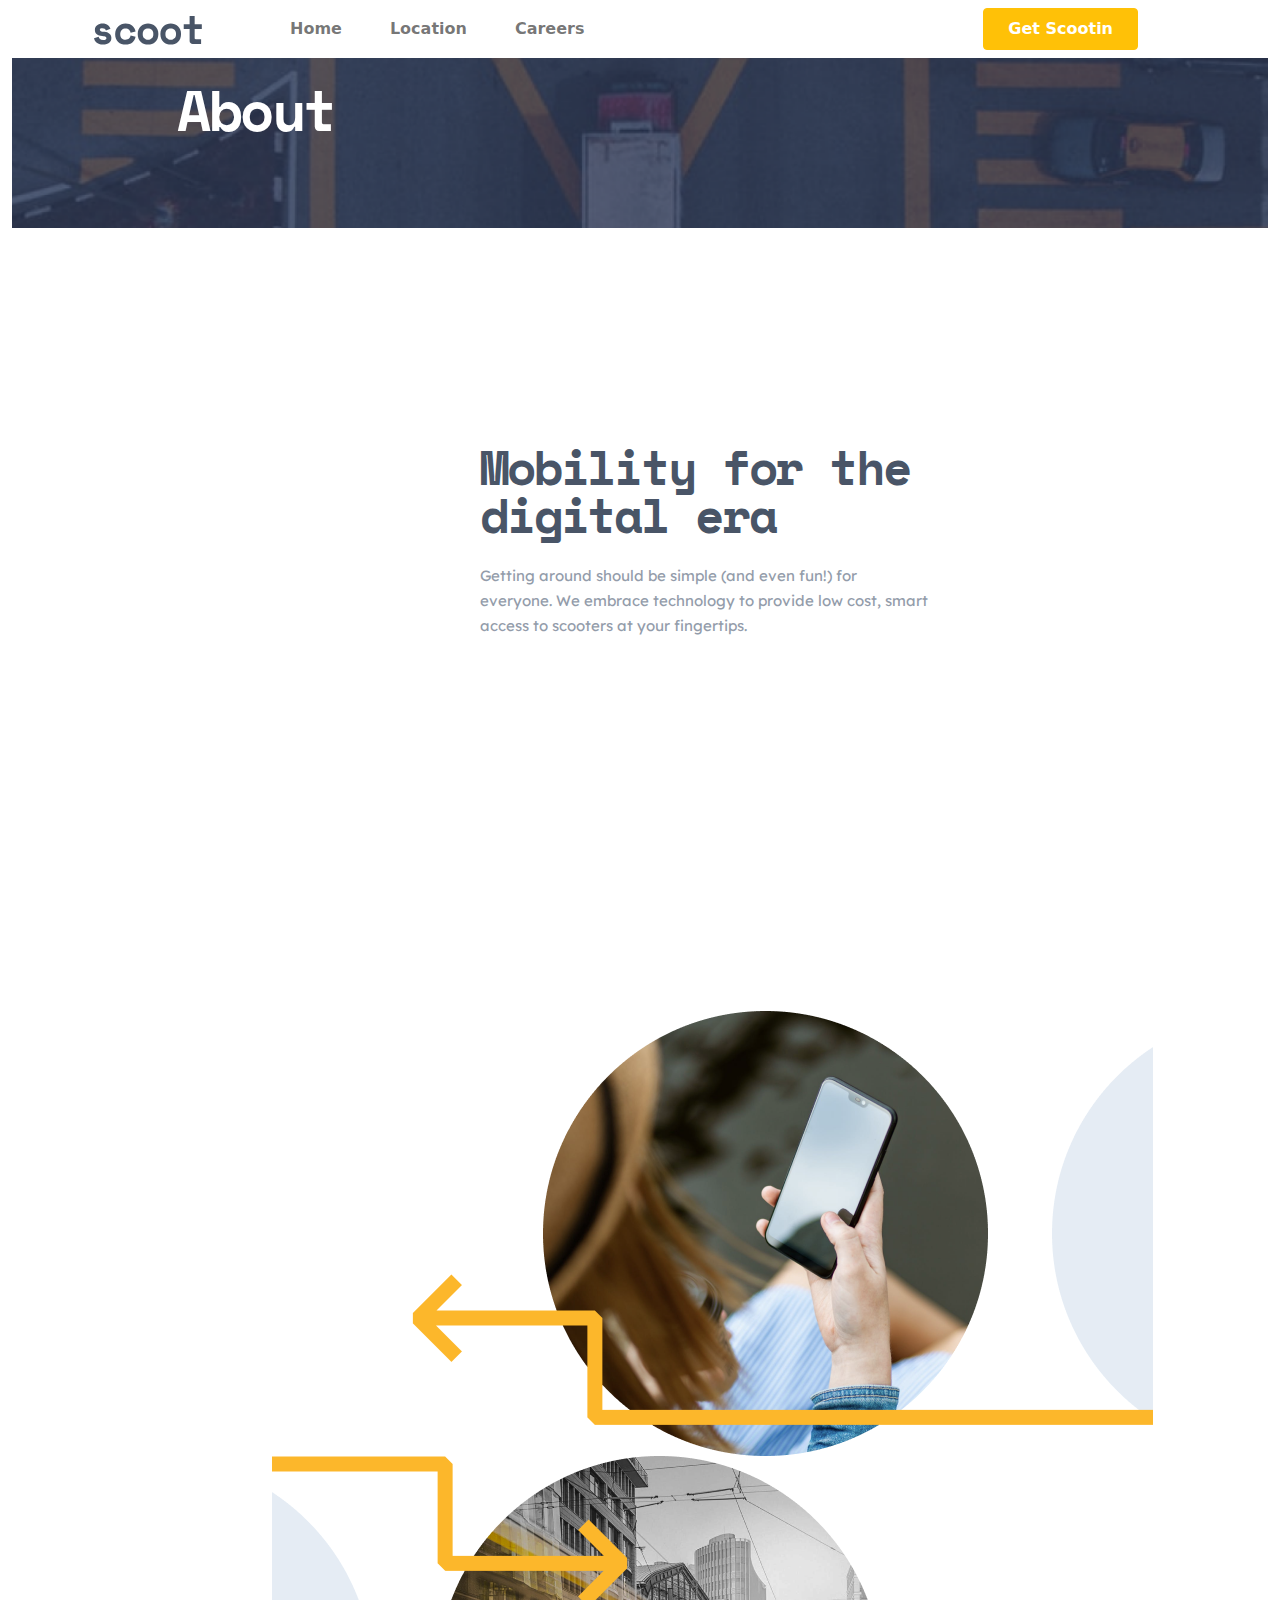
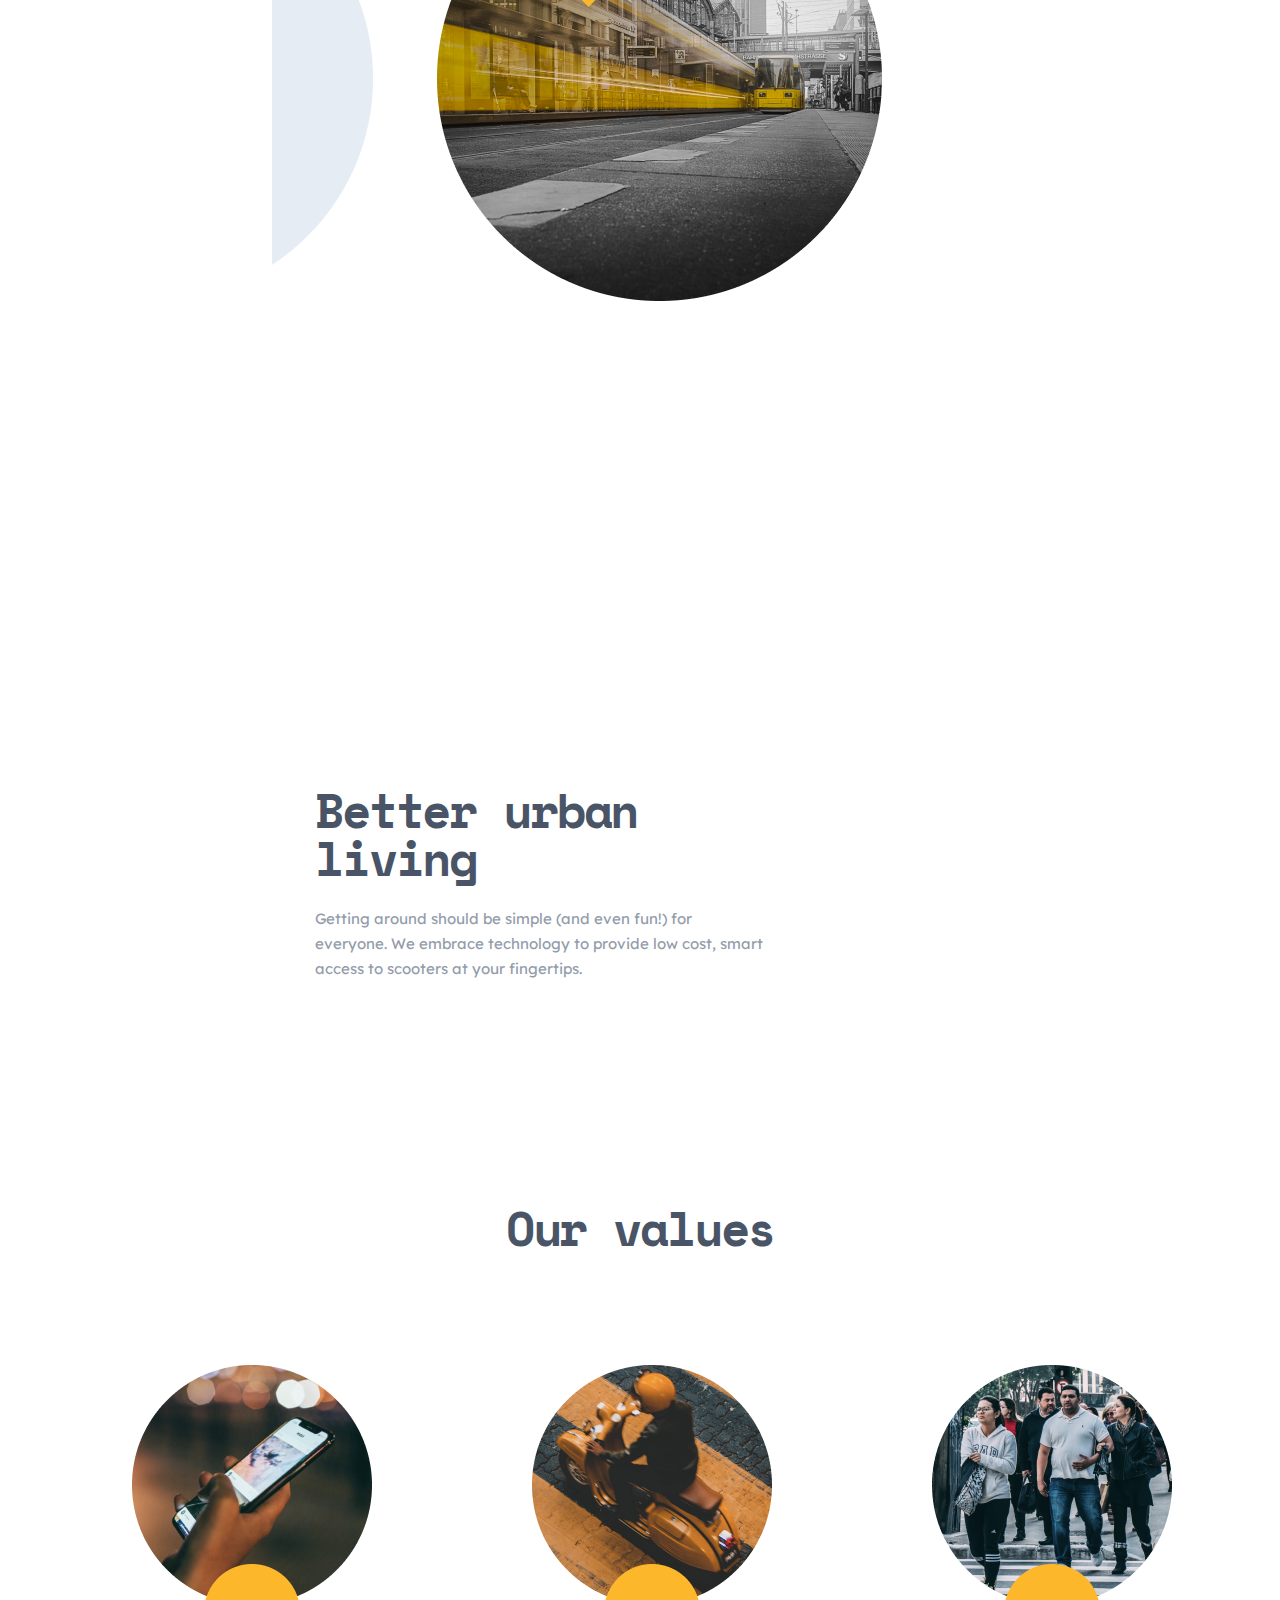
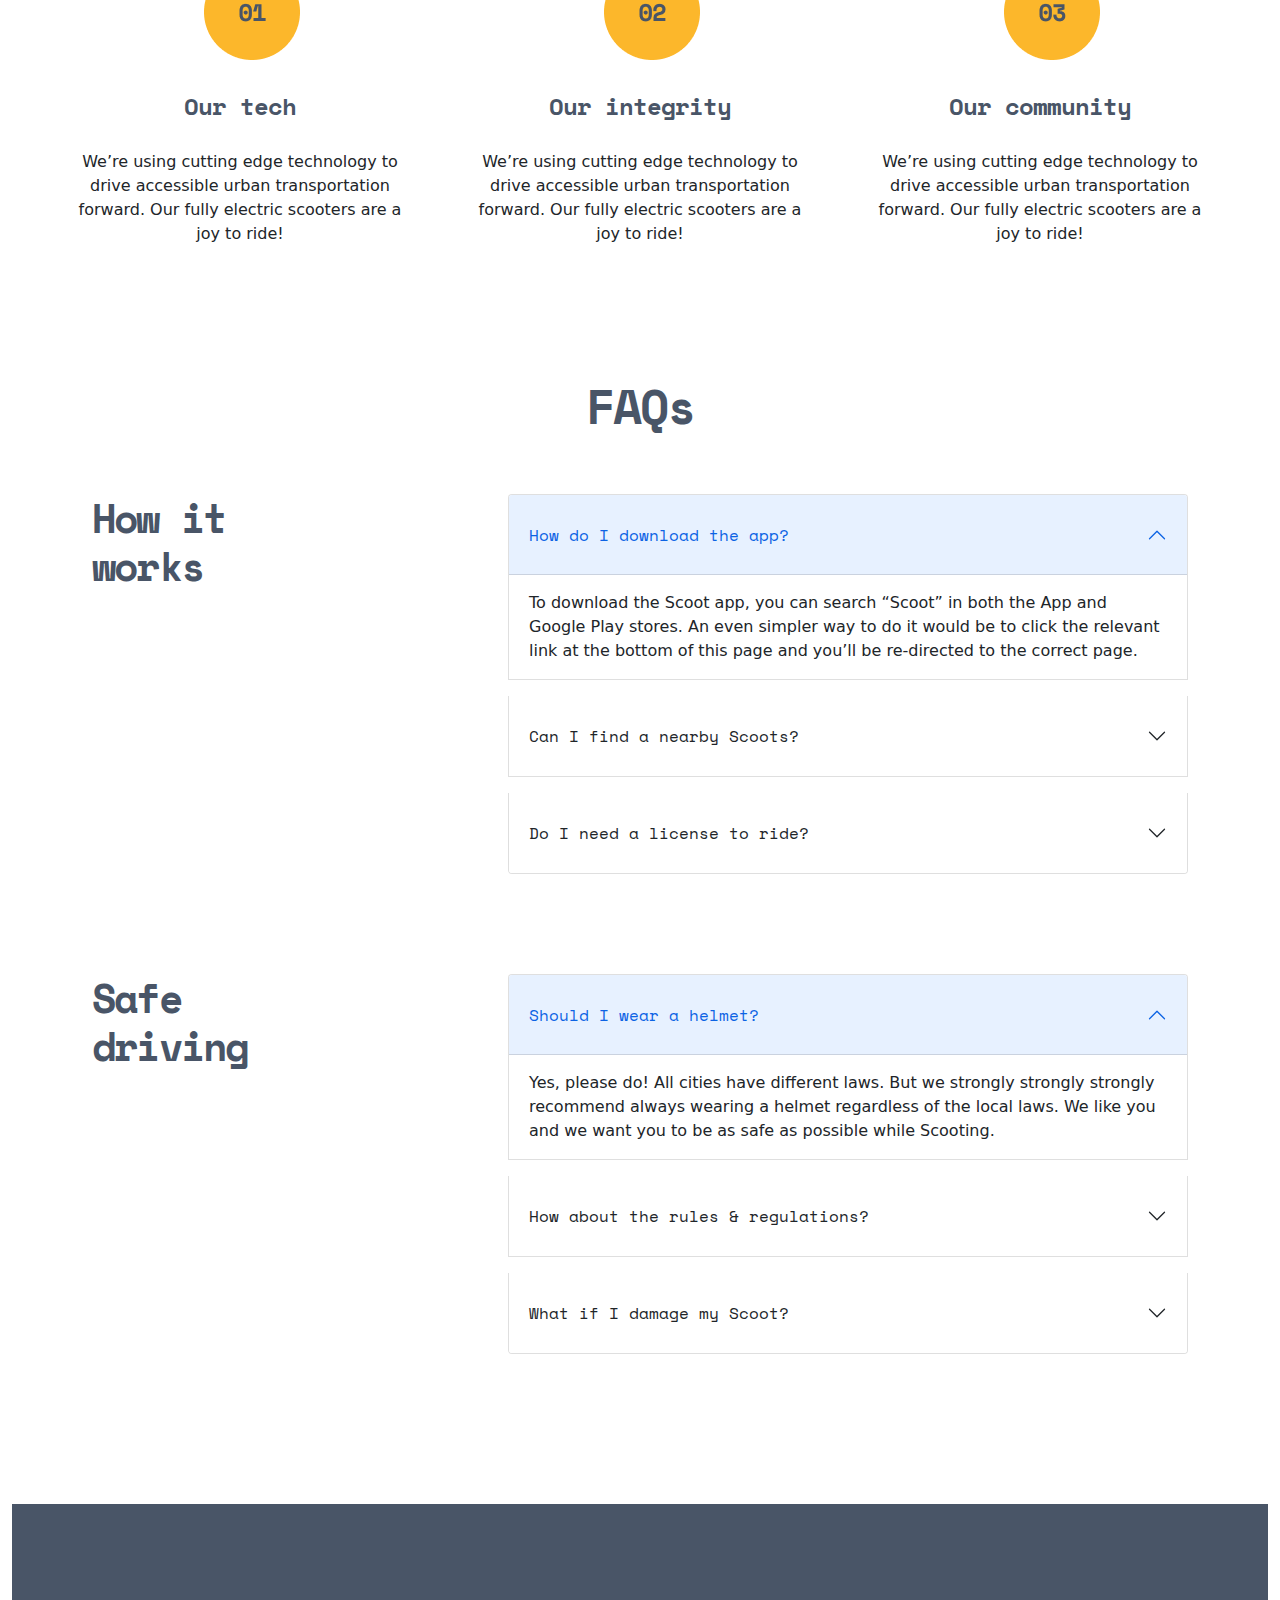
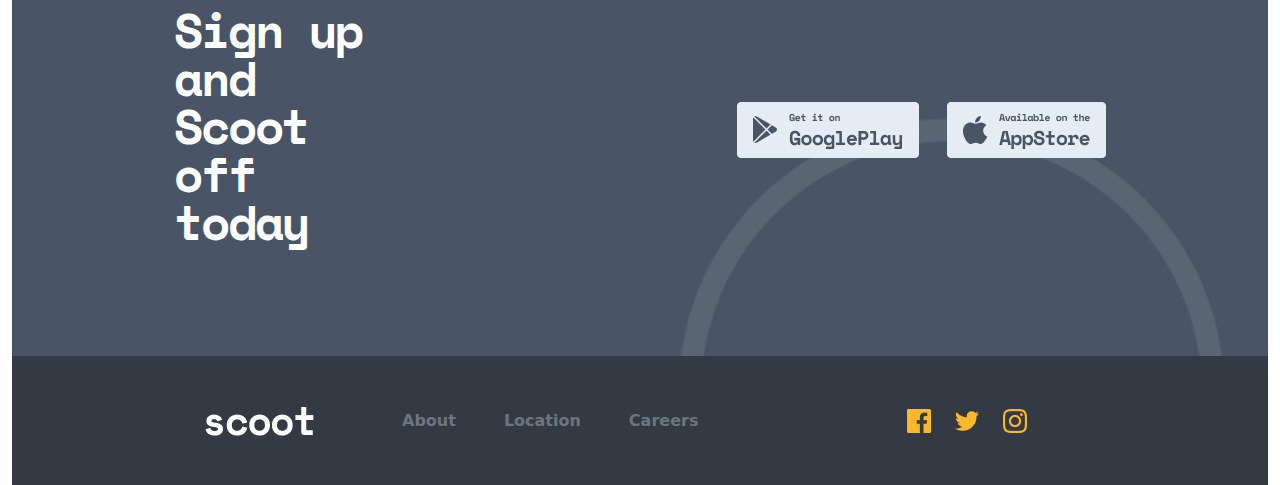
<file: about_page/index.html>
<!DOCTYPE html>
<html lang="en">
   <head>
      <meta charset="UTF-8" />
      <meta http-equiv="X-UA-Compatible" content="IE=edge" />
      <meta name="viewport" content="width=device-width, initial-scale=1.0" />
      <title>About__page</title>
      <link rel="stylesheet" href="./sass/main.css" />
      <link
         rel="stylesheet"
         href="./bootstrap-5.0.2-dist/css/bootstrap.min.css"
      />
   </head>
   <body>
      <div class="container-fluid">
         <header class="header fixed-top bg-white " >
            <nav class="container navbar navbar-expand-sm   navbar-light">
               <div class="container-fluid">
                  <a class="navbar-brand" href="#"
                     ><img src="./img/header.svg" alt=""
                  /></a>
                  <button
                     class="navbar-toggler"
                     type="button"
                     data-bs-toggle="collapse"
                     data-bs-target="#navbarSupportedContent"
                     aria-controls="navbarSupportedContent"
                     aria-expanded="false"
                     aria-label="Toggle navigation"
                  >
                     <span class="navbar-toggler-icon"></span>
                  </button>
                  <div
                     class="collapse mx-5 navbar-collapse"
                     id="navbarSupportedContent"
                  >
                     <ul class="navbar-nav me-auto mb-2 mb-lg-0 fw-bold">
                        <li class="nav-item">
                           <a
                              class="nav-link mx-3"
                              href="../home_page/index.html"
                              target="_blank"
                              >Home</a
                           >
                        </li>
                        <li class="nav-item">
                           <a class="nav-link mx-3" href="#">Location</a>
                        </li>
                        <li class="nav-item">
                           <a class="nav-link mx-3" href="#">Careers</a>
                        </li>
                     </ul>
                     <form class="d-flex">
                        <button
                           class="btn btn-warning px-4 py-2 text-white fw-bold"
                           type="submit"
                        >
                           Get Scootin
                        </button>
                     </form>
                  </div>
               </div>
            </nav>
         </header>
         <div class="about">
            <h1>About</h1>
            <h2></h2>
         </div>
         <div class="digitel__page row">
            <div class="digitel__page-text col-6" id="textbox">
               <h2>Mobility for the digital era</h2>
               <h3>
                  Getting around should be simple (and even fun!) for <br />
                  everyone. We embrace technology to provide low cost, smart
                  <br />
                  access to scooters at your fingertips.
               </h3>
            </div>
            <div class="digitel__page-image col-6">
               <img src="./img/telefon.png " alt="" />
            </div>
         </div>
         <div class="digitel__page1 row">
            <div class="digitel__page1-image col-6">
               <img src="./img/shahar.png " alt="" />
            </div>
            <div class="digitel__page1-text col-6" id="textbox">
               <h2>Better urban living</h2>
               <h3>
                  Getting around should be simple (and even fun!) for <br />
                  everyone. We embrace technology to provide low cost, smart
                  <br />
                  access to scooters at your fingertips.
               </h3>
            </div>
         </div>
         <div class="skooter row">
            <h2>Our values</h2>
            <div class="iphone text-center col-4">
               <img src="./img/iphone.png" alt="" />
               <h2>Our tech</h2>
               <p>
                  We’re using cutting edge technology to drive accessible urban
                  transportation forward. Our fully electric scooters are a joy
                  to ride!
               </p>
            </div>
            <div class="iphone text-center col-4">
               <img src="./img/scooter.png" alt="" />
               <h2>Our integrity</h2>
               <p>
                  We’re using cutting edge technology to drive accessible urban
                  transportation forward. Our fully electric scooters are a joy
                  to ride!
               </p>
            </div>
            <div class="iphone text-center col-4">
               <img src="./img/group.png" alt="" />
               <h2>Our community</h2>
               <p>
                  We’re using cutting edge technology to drive accessible urban
                  transportation forward. Our fully electric scooters are a joy
                  to ride!
               </p>
            </div>
         </div>
         <div class="pages5 row">
            <h1>FAQs</h1>
            <div class="pages5-0 ">
               <h2 >How it works</h2>
               <div class="pages5-1 ">
                  <div
                     class="accordion"
                     style="width: 680px"
                     id="accordionExample"
                  >
                     <div class="accordion-item">
                        <h2 class="accordion-header" id="headingOne">
                           <button
                              class="accordion-button "
                              type="button"
                              data-bs-toggle="collapse"
                              data-bs-target="#collapseOne"
                              aria-expanded="true"
                              aria-controls="collapseOne"
                           >
                              How do I download the app?
                           </button>
                        </h2>
                        <div
                           id="collapseOne"
                           class="accordion-collapse collapse show"
                           aria-labelledby="headingOne"
                           data-bs-parent="#accordionExample"
                        >
                           <div class="accordion-body ">
                              To download the Scoot app, you can search “Scoot”
                              in both the App and Google Play stores. An even
                              simpler way to do it would be to click the
                              relevant link at the bottom of this page and
                              you’ll be re-directed to the correct page.
                           </div>
                        </div>
                     </div>
                     <div class="accordion-item mt-3 mb-3">
                        <h2 class="accordion-header" id="headingTwo">
                           <button
                              class="accordion-button  collapsed"
                              type="button"
                              data-bs-toggle="collapse"
                              data-bs-target="#collapseTwo"
                              aria-expanded="false"
                              aria-controls="collapseTwo"
                           >
                              Can I find a nearby Scoots?
                           </button>
                        </h2>
                        <div
                           id="collapseTwo"
                           class="accordion-collapse collapse"
                           aria-labelledby="headingTwo"
                           data-bs-parent="#accordionExample"
                        >
                           <div class="accordion-body ">
                              To download the Scoot app, you can search “Scoot”
                              in both the App and Google Play stores. An even
                              simpler way to do it would be to click the
                              relevant link at the bottom of this page and
                              you’ll be re-directed to the correct page.
                           </div>
                        </div>
                     </div>
                     <div class="accordion-item">
                        <h2 class="accordion-header" id="headingThree">
                           <button
                              class="accordion-button  collapsed"
                              type="button"
                              data-bs-toggle="collapse"
                              data-bs-target="#collapseThree"
                              aria-expanded="false"
                              aria-controls="collapseThree"
                           >
                              Do I need a license to ride?
                           </button>
                        </h2>
                        <div
                           id="collapseThree"
                           class="accordion-collapse collapse"
                           aria-labelledby="headingThree"
                           data-bs-parent="#accordionExample"
                        >
                           <div class="accordion-body ">
                              To download the Scoot app, you can search “Scoot”
                              in both the App and Google Play stores. An even
                              simpler way to do it would be to click the
                              relevant link at the bottom of this page and
                              you’ll be re-directed to the correct page.
                           </div>
                        </div>
                     </div>
                  </div>
               </div>
            </div>
         </div>
         <div class="pages6 ">
            <div class="pages6-0 ">
               <h2 ">Safe driving</h2>
               <div class="pages6-1 ">
                  <div
                     class="accordion"
                     style="width: 680px"
                     id="accordionExample"
                  >
                     <div class="accordion-item">
                        <h2 class="accordion-header" id="headingOne">
                           <button
                              class="accordion-button "
                              type="button"
                              data-bs-toggle="collapse"
                              data-bs-target="#collapseOne"
                              aria-expanded="true"
                              aria-controls="collapseOne"
                           >
                              Should I wear a helmet?
                           </button>
                        </h2>
                        <div
                           id="collapseOne"
                           class="accordion-collapse collapse show"
                           aria-labelledby="headingOne"
                           data-bs-parent="#accordionExample"
                        >
                           <div class="accordion-body ">
                              Yes, please do! All cities have different laws.
                              But we strongly strongly strongly recommend always
                              wearing a helmet regardless of the local laws. We
                              like you and we want you to be as safe as possible
                              while Scooting.
                           </div>
                        </div>
                     </div>
                     <div class="accordion-item mt-3 mb-3">
                        <h2 class="accordion-header" id="headingTwo">
                           <button
                              class="accordion-button  collapsed"
                              type="button"
                              data-bs-toggle="collapse"
                              data-bs-target="#collapseTwo"
                              aria-expanded="false"
                              aria-controls="collapseTwo"
                           >
                              How about the rules & regulations?
                           </button>
                        </h2>
                        <div
                           id="collapseTwo"
                           class="accordion-collapse collapse"
                           aria-labelledby="headingTwo"
                           data-bs-parent="#accordionExample"
                        >
                           <div class="accordion-body ">
                              Yes, please do! All cities have different laws.
                              But we strongly strongly strongly recommend always
                              wearing a helmet regardless of the local laws. We
                              like you and we want you to be as safe as possible
                              while Scooting.
                           </div>
                        </div>
                     </div>
                     <div class="accordion-item">
                        <h2 class="accordion-header" id="headingThree">
                           <button
                              class="accordion-button  collapsed"
                              type="button"
                              data-bs-toggle="collapse"
                              data-bs-target="#collapseThree"
                              aria-expanded="false"
                              aria-controls="collapseThree"
                           >
                              What if I damage my Scoot?
                           </button>
                        </h2>
                        <div
                           id="collapseThree"
                           class="accordion-collapse collapse"
                           aria-labelledby="headingThree"
                           data-bs-parent="#accordionExample"
                        >
                           <div class="accordion-body ">
                              Yes, please do! All cities have different laws.
                              But we strongly strongly strongly recommend always
                              wearing a helmet regardless of the local laws. We
                              like you and we want you to be as safe as possible
                              while Scooting.
                           </div>
                        </div>
                     </div>
                  </div>
               </div>
            </div>
         </div>
         <div class="footer__page">
            <h3>Sign up and Scoot off today</h3>
            <div class="footer__page-store">
               <a
                  href="https://play.google.com/store/apps?hl=ru&gl=US&pli=1"
                  target="_blank"
                  ><img src="./img/samsung.png" alt=""
               /></a>
               <a href="https://www.apple.com/ru/app-store/" target="_blank"
                  ><img src="./img/apple.png" alt=""
               /></a>
            </div>
         </div>
         <footer>
            <nav class="container navbar navbar-expand-lg navbar-light">
               <div class="container-fluid">
                  <a class="navbar-brand" href="#"
                     ><img src="./img/footer.png" alt=""
                  /></a>
                  <button
                     class="navbar-toggler"
                     type="button"
                     data-bs-toggle="collapse"
                     data-bs-target="#navbarSupportedContent"
                     aria-controls="navbarSupportedContent"
                     aria-expanded="false"
                     aria-label="Toggle navigation"
                  >
                     <span class="navbar-toggler-icon"></span>
                  </button>
                  <div
                     class="collapse mx-5 navbar-collapse"
                     id="navbarSupportedContent"
                  >
                     <ul class="navbar-nav me-auto mb-2 mb-lg-0 fw-bold">
                        <li class="nav-item">
                           <a
                              class="nav-link text-secondary mx-3"
                              href="../about_page/index.html"
                              target="_blank"
                              >About</a
                           >
                        </li>
                        <li class="nav-item">
                           <a class="nav-link text-secondary mx-3" href="#"
                              >Location</a
                           >
                        </li>
                        <li class="nav-item">
                           <a class="nav-link text-secondary mx-3" href="#"
                              >Careers</a
                           >
                        </li>
                     </ul>
                     <form class="d-flex">
                        <a href="https://about.meta.com/" target="_blank"
                           ><img src="./img/sotsial.png" alt=""
                        /></a>
                     </form>
                  </div>
               </div>
            </nav>
         </footer>
      </div>
      <script src="./bootstrap-5.0.2-dist/js/bootstrap.bundle.min.js"></script>
   </body>
</html>
</file>
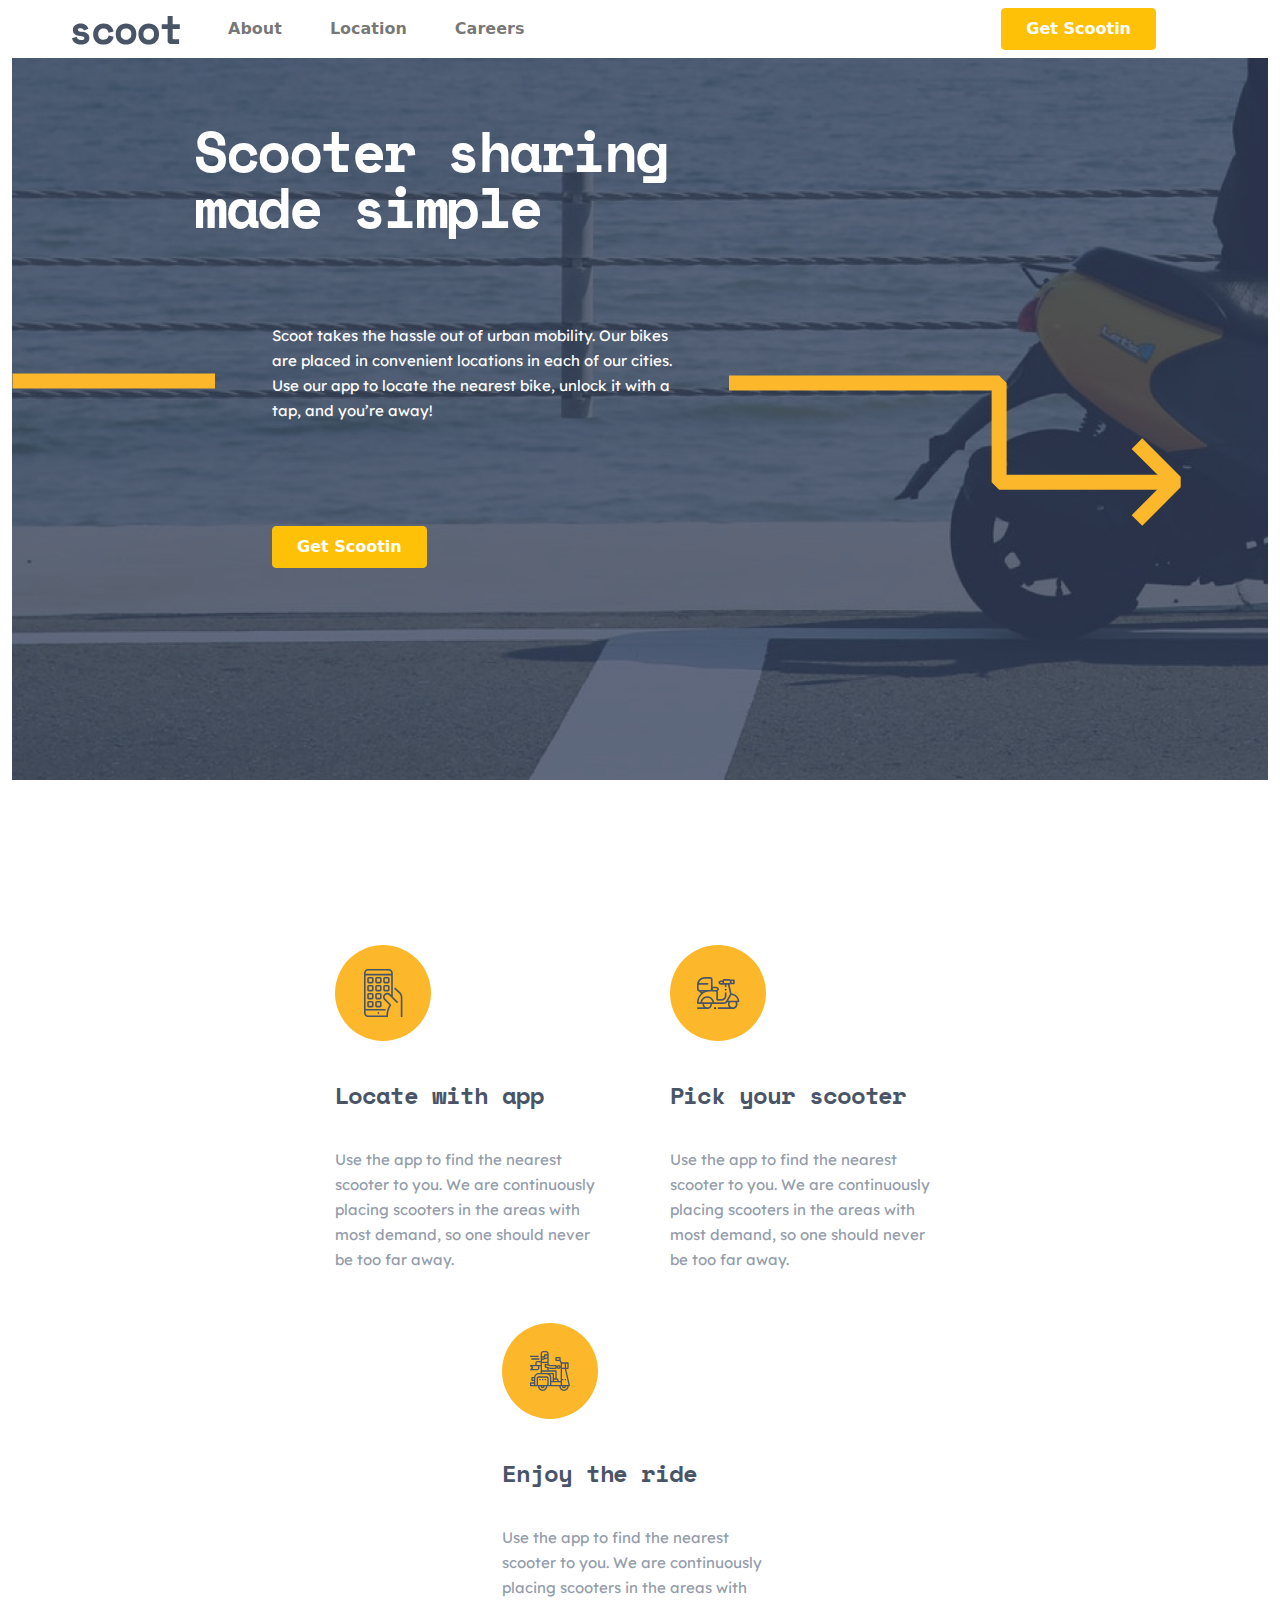
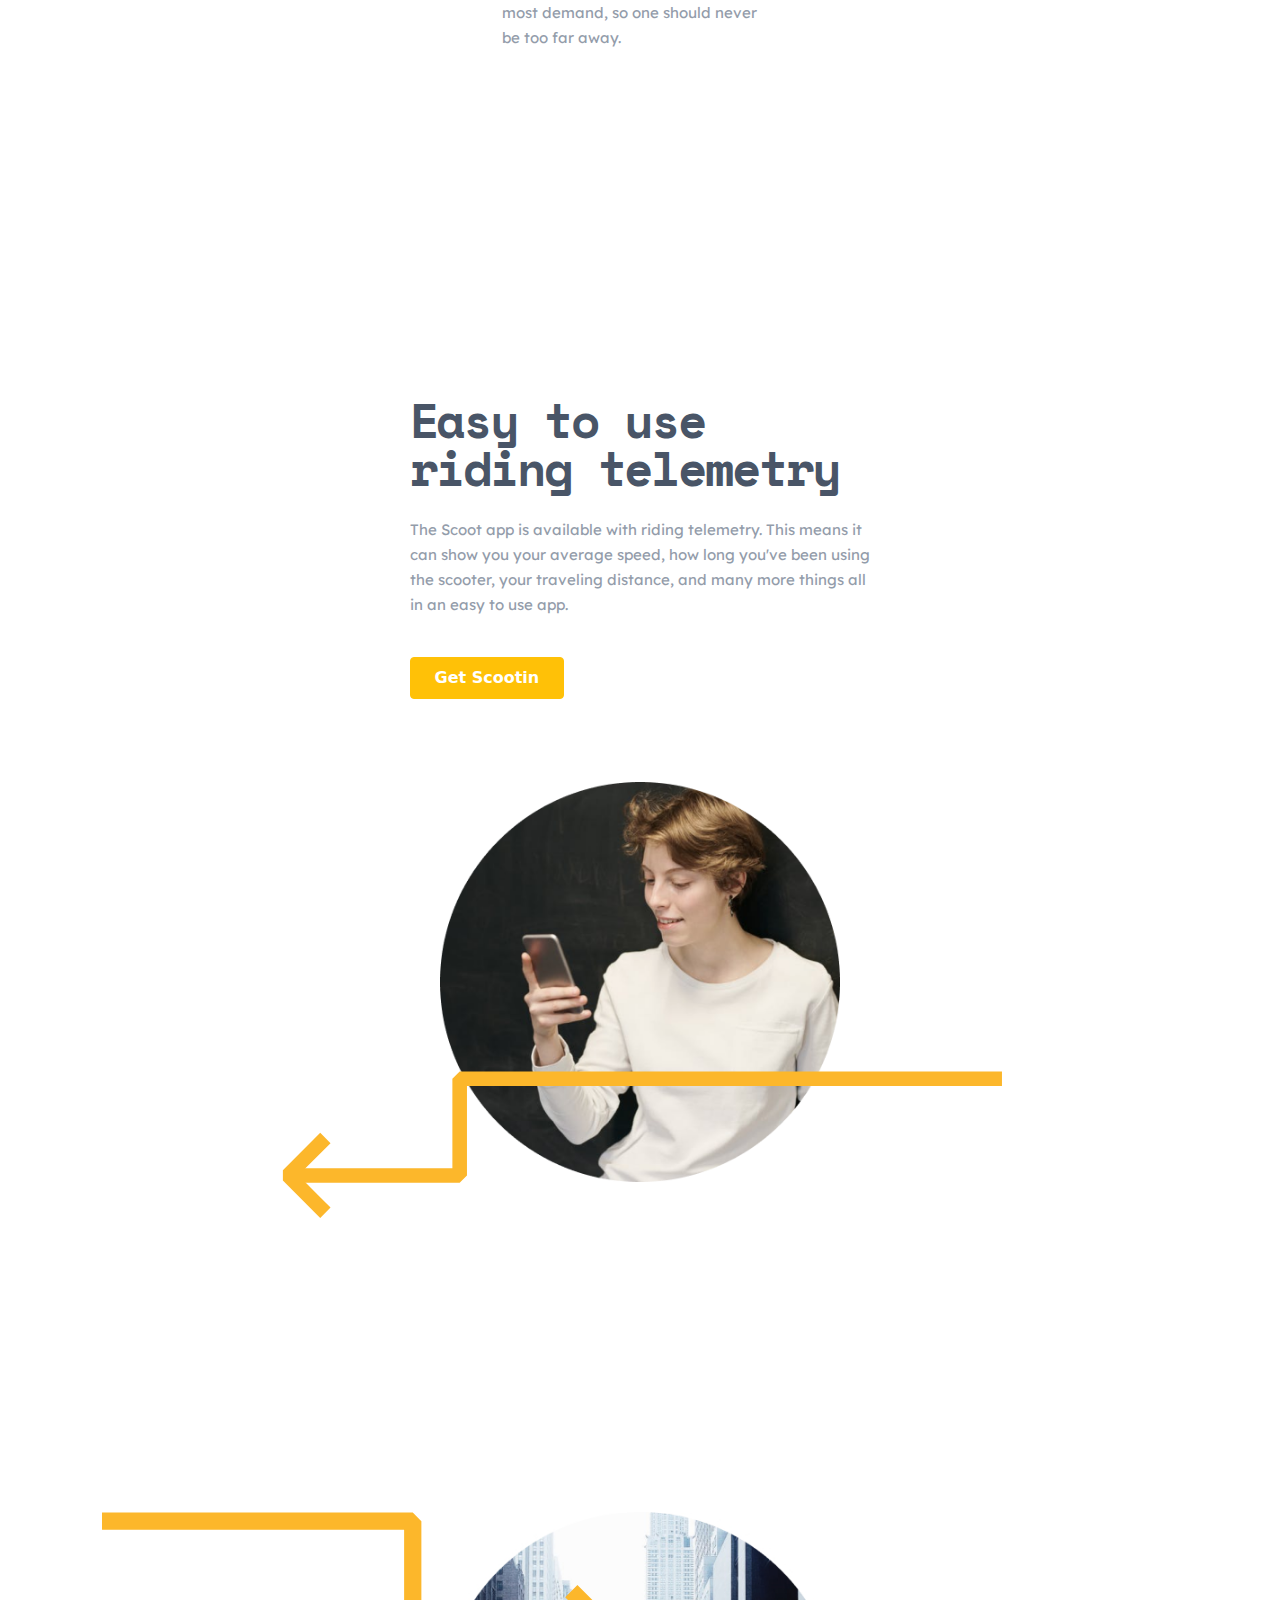
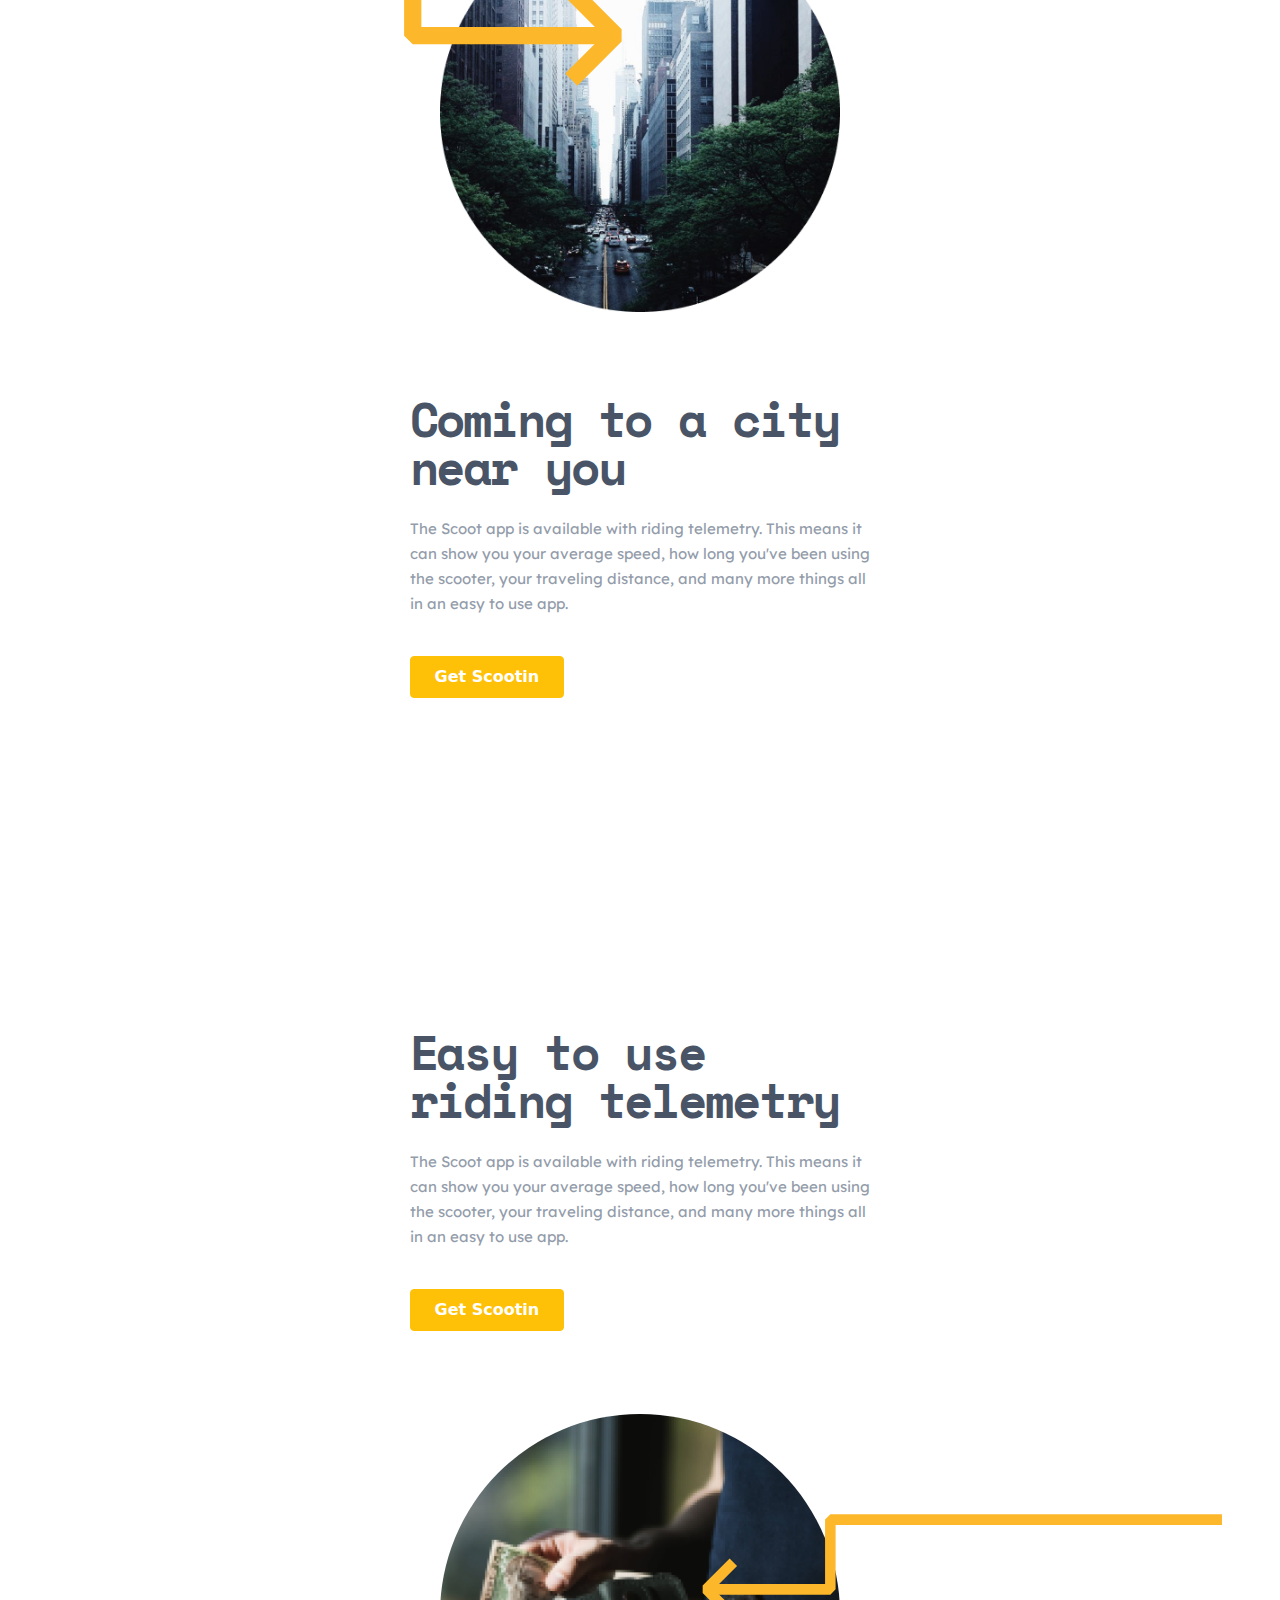
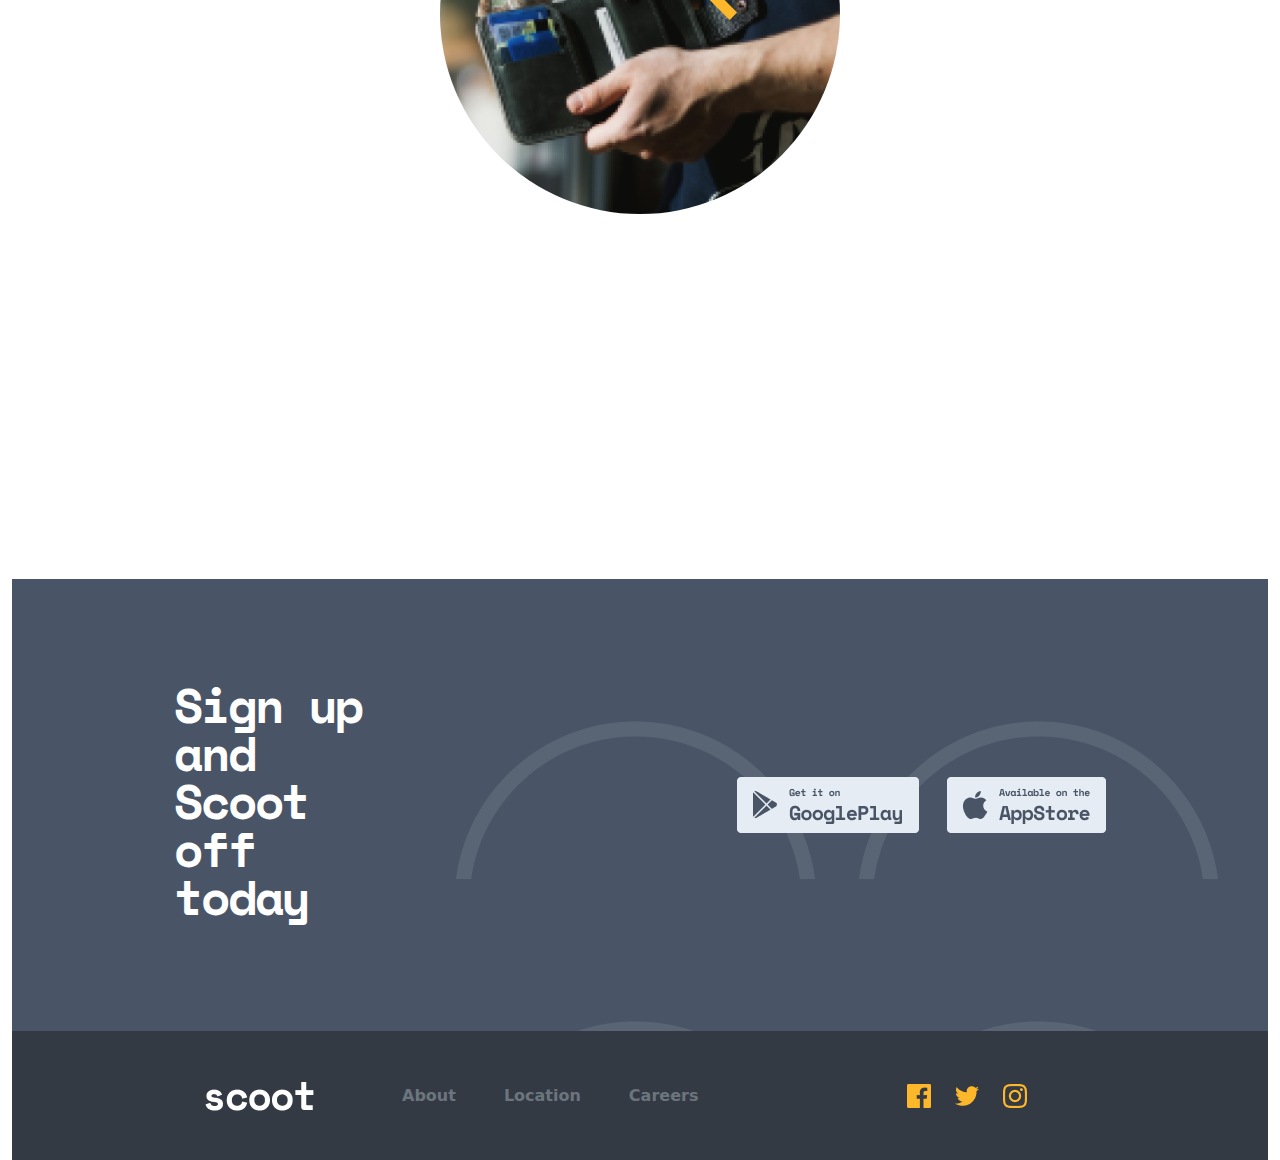
<file: home_page/index.html>
<!DOCTYPE html>
<html lang="en">
   <head>
      <meta charset="UTF-8" />
      <meta http-equiv="X-UA-Compatible" content="IE=edge" />
      <meta name="viewport" content="width=device-width, initial-scale=1.0" />
      <title>Home_Page</title>
      <link rel="stylesheet" href="./sass/main.css" />
      <link
         rel="stylesheet"
         href="./bootstrap-5.0.2-dist/css/bootstrap.min.css"
      />
   </head>
   <body>
      <div class="container-fluid">
         <header class="header fixed-top bg-white">
            <nav class="container  navbar navbar-expand-sm mx-sm-5 navbar-light">
               <div class="container-fluid">
                  <a class="navbar-brand" href="#"
                     ><img src="./img/header.svg" alt=""
                  /></a>
                  <button
                     class="navbar-toggler"
                     type="button"
                     data-bs-toggle="collapse"
                     data-bs-target="#navbarSupportedContent"
                     aria-controls="navbarSupportedContent"
                     aria-expanded="false"
                     aria-label="Toggle navigation"
                  >
                     <span class="navbar-toggler-icon"></span>
                  </button>
                  <div
                     class="collapse mx-5  mx-sm-2  navbar-collapse"
                     id="navbarSupportedContent"
                  >
                     <ul class="navbar-nav me-auto mb-2 mb-lg-0 fw-bold">
                        <li class="nav-item">
                           <a
                              class="nav-link mx-3"
                              href="../about_page/index.html"
                              target="_blank"
                              >About</a
                           >
                        </li>
                        <li class="nav-item">
                           <a class="nav-link mx-3" href="#">Location</a>
                        </li>
                        <li class="nav-item">
                           <a class="nav-link mx-3" href="#">Careers</a>
                        </li>
                     </ul>
                     <form class="d-flex">
                        <button
                           class="btn btn-warning px-4 py-2 text-white fw-bold"
                           type="submit"
                        >
                           Get Scootin
                        </button>
                     </form>
                  </div>
               </div>
            </nav>
         </header>
         <div class="scooter">
            <h6 class="">Scooter sharing made simple</h6>
            <div class="yonalish">
               <img class=" yonalish_chiziq" src="./img/chiziq.svg" alt="" />
               <p>
                  Scoot takes the hassle out of urban mobility. Our bikes are
                  placed in convenient locations in each of our cities. Use our
                  app to locate the nearest bike, unlock it with a tap, and
                  you’re away!
               </p>
               <img class="strelka" src="./img/yonalish.svg" alt="" />
            </div>
            <button
               class="warning btn btn-warning px-4 py-2 text-white fw-bold"
               type="submit"
            >
               Get Scootin
            </button>
         </div>
         <div class="icons row">
            <div class="icons__card col-4 ">
               <img src="./img/calculator.svg" alt="" />
               <div class="icons__card-text">
                  <h3>Locate with app</h3>
               <p>
                  Use the app to find the nearest scooter to you. We are
                  continuously placing scooters in the areas with most demand,
                  so one should never be too far away.
               </p>
               </div>
            </div>
            <div class="icons__card col-4">
               <img src="./img/scooter1.svg" alt="" />
               <div class="icons__card-text">
                  <h3>Pick your scooter</h3>
               <p>
                  Use the app to find the nearest scooter to you. We are
                  continuously placing scooters in the areas with most demand,
                  so one should never be too far away.
               </p>
               </div>
            </div>
            <div class="icons__card col-4">
               <img src="./img/casha.svg" alt="" />
               <div class="icons__card-text">
                  <h3>Enjoy the ride</h3>
               <p>
                  Use the app to find the nearest scooter to you. We are
                  continuously placing scooters in the areas with most demand,
                  so one should never be too far away.
               </p>
               </div>
            </div>
         </div>

         <div class="opacha row">
            <div class="opacha__text col-6">
               <h3>Easy to use riding telemetry</h3>
               <p>
                  The Scoot app is available with riding telemetry. This means
                  it can show you your average speed, how long you've been using
                  the scooter, your traveling distance, and many more things all
                  in an easy to use app.
               </p>
               <button
                  class="warning btn btn-warning px-4 py-2 text-white fw-bold"
                  type="submit"
               >
                  Get Scootin
               </button>
            </div>
            <div class="opacha__img col-6">
               <img class="opacha__img-img" src="./img/yonalish2.svg" alt="" />
            </div>
         </div>
         <div class="opacha2 row">
            <div class="opacha2__img col-6">
               <img class="opacha2__img-img" src="./img/yonalish.svg" alt="" />
            </div>
            <div class="opacha2__text col-6">
               <h3>Coming to a city near you</h3>
               <p>
                  The Scoot app is available with riding telemetry. This means
                  it can show you your average speed, how long you've been using
                  the scooter, your traveling distance, and many more things all
                  in an easy to use app.
               </p>
               <button
                  class="warning btn btn-warning px-4 py-2 text-white fw-bold"
                  type="submit"
               >
                  Get Scootin
               </button>
            </div>
         </div>

         <div class="opacha3 row">
            <div class="opacha3__text col-6">
               <h3>Easy to use riding telemetry</h3>
               <p>
                  The Scoot app is available with riding telemetry. This means
                  it can show you your average speed, how long you've been using
                  the scooter, your traveling distance, and many more things all
                  in an easy to use app.
               </p>
               <button
                  class="warning btn btn-warning px-4 py-2 text-white fw-bold"
                  type="submit"
               >
                  Get Scootin
               </button>
            </div>
            <div class="opacha3__img col-6">
               <img class="opacha3__img-img" src="./img/yonalish2.svg" alt="" />
            </div>
         </div>
         <div class="footer__page">
            <h3 >Sign up and Scoot off today</h3>
            <div class="footer__page-store">
               <a
                  href="https://play.google.com/store/apps?hl=ru&gl=US&pli=1"
                  target="_blank"
                  ><img src="./img/samsung.png" alt=""
               /></a>
               <a href="https://www.apple.com/ru/app-store/" target="_blank"
                  ><img src="./img/apple.png" alt=""
               /></a>
            </div>
         </div>
         <footer>
            <nav class="container navbar navbar-expand-lg navbar-light">
               <div class="container-fluid">
                  <a class="navbar-brand" href="#"
                     ><img src="./img/footer.png" alt=""
                  /></a>
                  <button
                     class="navbar-toggler"
                     type="button"
                     data-bs-toggle="collapse"
                     data-bs-target="#navbarSupportedContent"
                     aria-controls="navbarSupportedContent"
                     aria-expanded="false"
                     aria-label="Toggle navigation"
                  >
                     <span class="navbar-toggler-icon"></span>
                  </button>
                  <div
                     class="collapse mx-5 navbar-collapse"
                     id="navbarSupportedContent"
                  >
                     <ul class="navbar-nav me-auto mb-2 mb-lg-0 fw-bold">
                        <li class="nav-item">
                           <a
                              class="nav-link text-secondary mx-3"
                              href="../about_page/index.html"
                              target="_blank"
                              >About</a
                           >
                        </li>
                        <li class="nav-item">
                           <a class="nav-link text-secondary mx-3" href="#"
                              >Location</a
                           >
                        </li>
                        <li class="nav-item">
                           <a class="nav-link text-secondary mx-3" href="#"
                              >Careers</a
                           >
                        </li>
                     </ul>
                     <form class="d-flex">
                        <a href="https://about.meta.com/" target="_blank"
                           ><img src="./img/sotsial.png" alt=""
                        /></a>
                     </form>
                  </div>
               </div>
            </nav>
         </footer>
      </div>

      <link
         rel="stylesheet"
         href="./bootstrap-5.0.2-dist/js/bootstrap.bundle.min.js"
      />
   </body>
</html>
</file>
<file: about_page/sass/main.css>
@import url("https://fonts.googleapis.com/css2?family=DM+Sans:wght@400;700&family=Inter:wght@300;700&family=Lexend+Deca&family=Montserrat:wght@500;700;800&family=Poppins&family=Roboto&display=swap");
@import url("https://fonts.googleapis.com/css2?family=DM+Sans:wght@400;700&family=Inter:wght@300;700&family=Montserrat:wght@500;700;800&family=Poppins&family=Roboto&family=Space+Mono:wght@700&display=swap");
* {
  margin: 0;
  padding: 0;
  box-sizing: border-box;
  scroll-behavior: smooth;
}

.about {
  margin: auto;
  padding: 82px 165px;
  background-size: cover;
  background-image: url(../img/Bitmap.png);
}
.about h1 {
  font-family: "Space Mono";
  font-style: normal;
  font-weight: 700;
  font-size: 56px;
  line-height: 56px;
  letter-spacing: -2.5px;
  color: #ffffff;
}

.digitel__page {
  justify-content: center;
  display: flex;
  gap: 200px;
  align-items: center;
}
.digitel__page .digitel__page-text {
  padding: 215px 0px 165px 165px;
  width: 650px;
}
.digitel__page .digitel__page-text h2 {
  font-family: "Space Mono";
  font-style: normal;
  font-weight: 700;
  font-size: 48px;
  line-height: 48px;
  letter-spacing: -2.14286px;
  color: #495567;
  margin-bottom: 24px;
}
.digitel__page .digitel__page-text h3 {
  font-family: "Lexend Deca";
  font-style: normal;
  font-weight: 400;
  font-size: 15px;
  line-height: 25px;
  color: #939caa;
}
.digitel__page .digitel__page-image {
  width: 300px;
  margin-right: 180px;
}

.digitel__page1 {
  justify-content: center;
  display: flex;
  gap: 200px;
  align-items: center;
}
.digitel__page1 .digitel__page1-text {
  padding: 285px 165px 215px 0px;
  width: 650px;
}
.digitel__page1 .digitel__page1-text h2 {
  font-family: "Space Mono";
  font-style: normal;
  font-weight: 700;
  font-size: 48px;
  line-height: 48px;
  letter-spacing: -2.14286px;
  color: #495567;
  margin-bottom: 24px;
}
.digitel__page1 .digitel__page1-text h3 {
  font-family: "Lexend Deca";
  font-style: normal;
  font-weight: 400;
  font-size: 15px;
  line-height: 25px;
  color: #939caa;
}
.digitel__page1 .digitel__page1-image {
  margin-left: -120px;
}

.skooter {
  display: flex;
  justify-content: center;
  align-items: center;
  gap: 50px;
  margin-bottom: 120px;
}
.skooter h2 {
  font-family: "Space Mono";
  font-style: normal;
  font-weight: 700;
  font-size: 48px;
  line-height: 48px;
  text-align: center;
  letter-spacing: -2.14286px;
  color: #495567;
}
.skooter .iphone {
  width: 350px;
}
.skooter .iphone h2 {
  margin-top: 32px;
  margin-bottom: 30px;
  font-family: "Space Mono";
  font-style: normal;
  font-weight: 700;
  font-size: 24px;
  line-height: 28px;
  text-align: center;
  letter-spacing: -1.07143px;
  color: #495567;
}
.skooter .iphone h2 p {
  font-family: "Lexend Deca";
  font-style: normal;
  font-weight: 400;
  font-size: 15px;
  line-height: 25px;
  text-align: center;
  color: #939caa;
}

.pages5 {
  display: flex;
  justify-content: center;
  padding: 0px 80px 100px 80px;
}
.pages5 h1 {
  margin-bottom: 64px;
  font-family: "Space Mono";
  font-style: normal;
  font-weight: 700;
  font-size: 48px;
  line-height: 48px;
  text-align: center;
  letter-spacing: -2.14286px;
  color: #495567;
}
.pages5 .pages5-0 {
  display: flex;
  justify-content: center;
  gap: 260px;
}
.pages5 .pages5-0 h2 {
  font-family: "Space Mono";
  font-style: normal;
  font-weight: 700;
  font-size: 40px;
  line-height: 48px;
  letter-spacing: -1.78571px;
  color: #495567;
}

.pages6 {
  display: flex;
  justify-content: center;
  padding: 0px 80px 150px 80px;
}
.pages6 h1 {
  margin-bottom: 64px;
  font-family: "Space Mono";
  font-style: normal;
  font-weight: 700;
  font-size: 48px;
  line-height: 48px;
  text-align: center;
  letter-spacing: -2.14286px;
  color: #495567;
}
.pages6 .pages6-0 {
  display: flex;
  justify-content: center;
  gap: 260px;
}
.pages6 .pages6-0 h2 {
  font-family: "Space Mono";
  font-style: normal;
  font-weight: 700;
  font-size: 40px;
  line-height: 48px;
  letter-spacing: -1.78571px;
  color: #495567;
}

.footer__page {
  display: flex;
  justify-content: center;
  padding: 102px 162px;
  gap: 336px;
  align-items: center;
  background-image: url(../img/Mask.png);
  background-size: cover;
}
.footer__page h3 {
  font-family: "Space Mono";
  font-style: normal;
  font-weight: 700;
  font-size: 48px;
  line-height: 48px;
  letter-spacing: -2.14286px;
  width: 415px;
  color: #ffffff;
}
.footer__page .footer__page-store {
  display: flex;
  gap: 28px;
}

footer {
  padding: 36px 169px;
  background: #333a44;
}

@media (min-width: 560px) and (max-width: 768px) {
  .about {
    margin: auto;
    padding: 62px 705px 102px 55px;
  }
  .about h1 {
    margin-top: 40px;
    font-family: "Space Mono";
    font-style: normal;
    font-weight: 700;
    font-size: 56px;
    line-height: 56px;
    letter-spacing: -2.5px;
    color: #ffffff;
  }
  .digitel__page {
    align-items: center;
    text-align: center;
  }
  .digitel__page .digitel__page-text {
    width: 750px;
    margin-top: -200px;
    order: 2;
  }
  .digitel__page .digitel__page-text h2 {
    font-family: "Space Mono";
    font-style: normal;
    font-weight: 700;
    font-size: 48px;
    line-height: 48px;
    letter-spacing: -2.14286px;
    color: #495567;
    margin-bottom: 24px;
  }
  .digitel__page .digitel__page-text h3 {
    font-family: "Lexend Deca";
    font-style: normal;
    font-weight: 400;
    font-size: 15px;
    line-height: 25px;
    color: #939caa;
  }
  .digitel__page .digitel__page-image {
    margin-top: 170px;
    order: 1;
    margin-left: -100px;
  }
  .digitel__page1 {
    justify-content: center;
    display: flex;
    text-align: center;
    gap: 200px;
    align-items: center;
  }
  .digitel__page1 .digitel__page1-text {
    order: 2;
    padding: 65px 85px 215px 112px;
  }
  .digitel__page1 .digitel__page1-text h2 {
    font-family: "Space Mono";
    font-style: normal;
    font-weight: 700;
    font-size: 48px;
    line-height: 48px;
    letter-spacing: -2.14286px;
    color: #495567;
    margin-bottom: 24px;
  }
  .digitel__page1 .digitel__page1-text h3 {
    font-family: "Lexend Deca";
    font-style: normal;
    font-weight: 400;
    font-size: 15px;
    line-height: 25px;
    color: #939caa;
  }
  .digitel__page1 .digitel__page1-image {
    margin-left: -350px;
    order: 1;
  }
  .skooter {
    text-align: center;
    margin-left: 80px;
    justify-content: center;
    align-items: center;
    gap: 50px;
    margin-bottom: 120px;
  }
  .skooter h2 {
    font-family: "Space Mono";
    font-style: normal;
    font-weight: 700;
    font-size: 48px;
    line-height: 48px;
    text-align: center;
    letter-spacing: -2.14286px;
    color: #495567;
  }
  .skooter .iphone {
    width: 350px;
  }
  .skooter .iphone h2 {
    margin-top: 32px;
    margin-bottom: 30px;
    font-family: "Space Mono";
    font-style: normal;
    font-weight: 700;
    font-size: 24px;
    line-height: 28px;
    text-align: center;
    letter-spacing: -1.07143px;
    color: #495567;
  }
  .skooter .iphone h2 p {
    font-family: "Lexend Deca";
    font-style: normal;
    font-weight: 400;
    font-size: 15px;
    line-height: 25px;
    text-align: center;
    color: #939caa;
  }
  .pages5 {
    display: flex;
    flex-wrap: wrap;
    justify-content: center;
    padding: 0px 80px 100px 80px;
  }
  .pages5 h1 {
    margin-bottom: 64px;
    font-family: "Space Mono";
    font-style: normal;
    font-weight: 700;
    font-size: 48px;
    line-height: 48px;
    text-align: center;
    letter-spacing: -2.14286px;
    color: #495567;
  }
  .pages5 .pages5-0 {
    display: flex;
    flex-wrap: wrap;
    justify-content: center;
    gap: 260px;
  }
  .pages5 .pages5-0 h2 {
    font-family: "Space Mono";
    font-style: normal;
    font-weight: 700;
    font-size: 40px;
    line-height: 48px;
    letter-spacing: -1.78571px;
    color: #495567;
    margin-bottom: -150px;
  }
  .pages6-0 {
    display: flex;
    flex-wrap: wrap;
    justify-content: center;
    gap: 260px;
  }
  .pages6-0 h2 {
    margin-top: 50px;
    font-family: "Space Mono";
    font-style: normal;
    font-weight: 700;
    font-size: 40px;
    line-height: 48px;
    letter-spacing: -1.78571px;
    color: #495567;
    margin-bottom: -150px;
  }
  .footer__page {
    display: block;
    flex-wrap: wrap;
    justify-content: center;
    padding: 102px 62px;
    gap: 156px;
    align-items: center;
  }
  .footer__page h3 {
    font-family: "Space Mono";
    font-style: normal;
    font-weight: 700;
    font-size: 48px;
    line-height: 48px;
    letter-spacing: -2.14286px;
    width: 415px;
    color: #ffffff;
  }
  .footer__page .footer__page-store {
    display: flex;
    gap: 28px;
  }
}/*# sourceMappingURL=main.css.map */
</file>
<file: home_page/sass/main.css>
@import url("https://fonts.googleapis.com/css2?family=DM+Sans:wght@400;700&family=Inter:wght@300;700&family=Lexend+Deca&family=Montserrat:wght@500;700;800&family=Poppins&family=Roboto&display=swap");
@import url("https://fonts.googleapis.com/css2?family=DM+Sans:wght@400;700&family=Inter:wght@300;700&family=Montserrat:wght@500;700;800&family=Poppins&family=Roboto&family=Space+Mono:wght@700&display=swap");
* {
  margin: 0;
  padding: 0;
  box-sizing: border-box;
  scroll-behavior: smooth;
}

.scooter {
  height: 780px;
  background-image: url(../img/scooter.png);
  background-size: cover;
}
.scooter h6 {
  width: 500px;
  padding-top: 123px;
  margin: 0px 182px;
  font-family: "Space Mono";
  font-style: normal;
  font-weight: 800;
  font-size: 56px;
  line-height: 56px;
  letter-spacing: -2.5px;
  color: #ffffff;
}
.scooter .yonalish {
  display: flex;
  gap: 57px;
  align-items: center;
}
.scooter .yonalish p {
  font-family: "Lexend Deca";
  font-style: normal;
  font-weight: 400;
  font-size: 15px;
  line-height: 25px;
  width: 400px;
  color: #ffffff;
}
.scooter .yonalish .strelka {
  margin-top: 140px;
}
.scooter .warning {
  margin-left: 260px;
}

.icons {
  padding: 165px;
  gap: 35px;
  justify-content: center;
}
.icons .icons__card {
  width: 300px;
}
.icons .icons__card img {
  padding-bottom: 40px;
}
.icons .icons__card h3 {
  padding-bottom: 30px;
  font-family: "Space Mono";
  font-style: normal;
  font-weight: 700;
  font-size: 24px;
  line-height: 28px;
  letter-spacing: -1.07143px;
  color: #495567;
}
.icons .icons__card p {
  font-family: "Lexend Deca";
  font-style: normal;
  font-weight: 400;
  font-size: 15px;
  line-height: 25px;
  color: #939caa;
}

.opacha {
  display: flex;
  align-items: center;
  justify-content: center;
  padding: 165px;
  gap: 83px;
}
.opacha .opacha__text {
  width: 485px;
}
.opacha .opacha__text h3 {
  margin-bottom: 25px;
  font-family: "Space Mono";
  font-style: normal;
  font-weight: 700;
  font-size: 48px;
  line-height: 48px;
  letter-spacing: -2.14286px;
  color: #495567;
}
.opacha .opacha__text p {
  font-family: "Lexend Deca";
  font-style: normal;
  font-weight: 400;
  font-size: 15px;
  line-height: 25px;
  color: #939caa;
  margin-bottom: 40px;
}
.opacha .opacha__img {
  background-image: url(../img/opacha.png);
  background-size: cover;
  width: 400px;
  height: 400px;
}
.opacha .opacha__img .opacha__img-img {
  margin-left: -170px;
  margin-bottom: -700px;
  width: 720px;
}

.opacha2 {
  display: flex;
  align-items: center;
  justify-content: center;
  padding: 165px;
  gap: 83px;
}
.opacha2 .opacha2__text {
  width: 485px;
}
.opacha2 .opacha2__text h3 {
  margin-bottom: 25px;
  font-family: "Space Mono";
  font-style: normal;
  font-weight: 700;
  font-size: 48px;
  line-height: 48px;
  letter-spacing: -2.14286px;
  color: #495567;
}
.opacha2 .opacha2__text p {
  font-family: "Lexend Deca";
  font-style: normal;
  font-weight: 400;
  font-size: 15px;
  line-height: 25px;
  color: #939caa;
  margin-bottom: 40px;
}
.opacha2 .opacha2__img {
  background-image: url(../img/shahar.jpg);
  background-size: cover;
  width: 400px;
  height: 400px;
}
.opacha2 .opacha2__img .opacha2__img-img {
  margin-left: -350px;
  width: 520px;
}

.opacha3 {
  display: flex;
  align-items: center;
  justify-content: center;
  padding: 165px;
  margin-bottom: 200px;
  gap: 83px;
}
.opacha3 .opacha3__text {
  width: 485px;
}
.opacha3 .opacha3__text h3 {
  margin-bottom: 25px;
  font-family: "Space Mono";
  font-style: normal;
  font-weight: 700;
  font-size: 48px;
  line-height: 48px;
  letter-spacing: -2.14286px;
  color: #495567;
}
.opacha3 .opacha3__text p {
  font-family: "Lexend Deca";
  font-style: normal;
  font-weight: 400;
  font-size: 15px;
  line-height: 25px;
  color: #939caa;
  margin-bottom: 40px;
}
.opacha3 .opacha3__img {
  background-image: url(../img/hamyon.png);
  background-size: cover;
  width: 400px;
  height: 400px;
  border-radius: 50%;
}
.opacha3 .opacha3__img .opacha3__img-img {
  margin-top: 100px;
  margin-left: 250px;
  display: flex;
  align-items: center;
  width: 520px;
}

.footer__page {
  display: flex;
  justify-content: center;
  padding: 102px 162px;
  gap: 336px;
  align-items: center;
  background-image: url(../img/Mask.png);
}
.footer__page h3 {
  font-family: "Space Mono";
  font-style: normal;
  font-weight: 700;
  font-size: 48px;
  line-height: 48px;
  letter-spacing: -2.14286px;
  width: 415px;
  color: #ffffff;
}
.footer__page .footer__page-store {
  display: flex;
  gap: 28px;
}

footer {
  padding: 36px 169px;
  background: #333a44;
}

@media (min-width: 560px) and (max-width: 768px) {
  .scooter {
    height: 700px;
  }
  .scooter h6 {
    font-family: "Space Mono";
    font-style: normal;
    font-weight: 700;
    font-size: 56px;
    line-height: 56px;
    text-align: center;
    letter-spacing: -2.5px;
    color: #ffffff;
    width: 575px;
    margin: auto;
  }
  .scooter .yonalish {
    display: block;
    gap: 57px;
    align-items: center;
    text-align: center;
  }
  .scooter .yonalish .yonalish_chiziq {
    display: none;
  }
  .scooter .yonalish p {
    font-family: "Lexend Deca";
    font-style: normal;
    font-weight: 400;
    font-size: 15px;
    line-height: 25px;
    text-align: center;
    padding-top: 25px;
    width: 575px;
    margin: auto;
    color: #ffffff;
  }
  .scooter .yonalish .strelka {
    margin-left: -400px;
    width: 350px;
  }
  .scooter .warning {
    margin-left: 270px;
    margin-top: -400px;
  }
  .icons {
    padding: 122px 35px;
    gap: 35px;
    justify-content: center;
  }
  .icons .icons__card {
    width: 500px;
    display: flex;
    gap: 74px;
    align-items: flex-start;
  }
  .icons .icons__card img {
    padding-bottom: 40px;
  }
  .icons .icons__card h3 {
    font-family: "Space Mono";
    font-style: normal;
    font-weight: 700;
    font-size: 24px;
    line-height: 28px;
    letter-spacing: -1.07143px;
    color: #495567;
  }
  .icons .icons__card p {
    font-family: "Lexend Deca";
    font-style: normal;
    font-weight: 400;
    font-size: 15px;
    line-height: 25px;
    color: #939caa;
  }
  .opacha {
    display: flex;
    align-items: center;
    justify-content: center;
    padding: 85px;
    gap: 83px;
  }
  .opacha .opacha__text {
    order: 2;
    text-align: center;
    width: 485px;
  }
  .opacha .opacha__text h3 {
    margin-bottom: 25px;
    font-family: "Space Mono";
    font-style: normal;
    font-weight: 700;
    font-size: 48px;
    line-height: 48px;
    letter-spacing: -2.14286px;
    color: #495567;
  }
  .opacha .opacha__text p {
    font-family: "Lexend Deca";
    font-style: normal;
    font-weight: 400;
    font-size: 15px;
    line-height: 25px;
    color: #939caa;
    margin-bottom: 40px;
  }
  .opacha .opacha__img {
    background-image: url(../img/opacha.png);
    background-size: cover;
    width: 400px;
    height: 400px;
  }
  .opacha .opacha__img .opacha__img-img {
    margin-left: -120px;
    margin-bottom: -700px;
    width: 600px;
    height: 90px;
    order: 1;
  }
  .opacha2 {
    display: flex;
    align-items: center;
    justify-content: center;
    padding: 85px;
    gap: 83px;
  }
  .opacha2 .opacha2__text {
    width: 485px;
    text-align: center;
  }
  .opacha2 .opacha2__text h3 {
    margin-bottom: 25px;
    font-family: "Space Mono";
    font-style: normal;
    font-weight: 700;
    font-size: 48px;
    line-height: 48px;
    letter-spacing: -2.14286px;
    color: #495567;
  }
  .opacha2 .opacha2__text p {
    font-family: "Lexend Deca";
    font-style: normal;
    font-weight: 400;
    font-size: 15px;
    line-height: 25px;
    color: #939caa;
    margin-bottom: 40px;
  }
  .opacha2 .opacha2__img {
    background-image: url(../img/shahar.jpg);
    background-size: cover;
    width: 400px;
    height: 400px;
  }
  .opacha2 .opacha2__img .opacha2__img-img {
    margin-left: -350px;
  }
  .opacha3 {
    display: flex;
    align-items: center;
    justify-content: center;
    padding: 85px;
    margin-bottom: 200px;
    gap: 83px;
  }
  .opacha3 .opacha3__text {
    width: 485px;
    order: 2;
    text-align: center;
  }
  .opacha3 .opacha3__text h3 {
    margin-bottom: 25px;
    font-family: "Space Mono";
    font-style: normal;
    font-weight: 700;
    font-size: 48px;
    line-height: 48px;
    letter-spacing: -2.14286px;
    color: #495567;
  }
  .opacha3 .opacha3__text p {
    font-family: "Lexend Deca";
    font-style: normal;
    font-weight: 400;
    font-size: 15px;
    line-height: 25px;
    color: #939caa;
    margin-bottom: 40px;
  }
  .opacha3 .opacha3__img {
    background-image: url(../img/hamyon.png);
    background-size: cover;
    width: 400px;
    height: 400px;
    border-radius: 50%;
  }
  .opacha3 .opacha3__img .opacha3__img-img {
    margin-top: 100px;
    margin-left: 100px;
    display: flex;
    align-items: center;
    width: 420px;
    height: 90px;
    order: 1;
  }
  .footer__page {
    display: block;
    width: 100%;
    margin: auto;
    text-align: center;
    align-items: center;
    background-image: url(../img/Mask.png);
  }
  .footer__page h3 {
    font-family: "Space Mono";
    font-style: normal;
    font-weight: 700;
    font-size: 48px;
    line-height: 48px;
    letter-spacing: -2.14286px;
    width: 415px;
    color: #ffffff;
    margin-bottom: 50px;
  }
  .footer__page .footer__page-store {
    display: flex;
    gap: 28px;
  }
}
@media (max-width: 560px) {
  .scooter {
    padding: 105px 7px;
    overflow-x: hidden;
    height: 700px;
    padding: 10px;
  }
  .scooter h6 {
    font-family: "Space Mono";
    font-style: normal;
    font-weight: 700;
    font-size: 40px;
    line-height: 40px;
    text-align: center;
    letter-spacing: -1.78571px;
    color: #ffffff;
    width: 545px;
    margin: auto;
  }
  .scooter .yonalish {
    display: block;
    align-items: center;
    text-align: center;
  }
  .scooter .yonalish .yonalish_chiziq {
    display: none;
  }
  .scooter .yonalish p {
    font-family: "Lexend Deca";
    font-style: normal;
    font-weight: 400;
    font-size: 15px;
    line-height: 25px;
    text-align: center;
    padding-top: 25px;
    color: #ffffff;
    margin: auto;
  }
  .scooter .yonalish .strelka {
    margin-left: -700px;
    width: 550px;
  }
  .scooter .warning {
    margin-left: 200px;
    margin-top: -400px;
  }
  .icons {
    padding: 122px 35px;
    gap: 35px;
    justify-content: center;
  }
  .icons .icons__card {
    text-align: center;
    width: 500px;
    gap: 74px;
    align-items: flex-start;
  }
  .icons .icons__card img {
    padding-bottom: 40px;
  }
  .icons .icons__card h3 {
    font-family: "Space Mono";
    font-style: normal;
    font-weight: 700;
    font-size: 24px;
    line-height: 28px;
    letter-spacing: -1.07143px;
    color: #495567;
  }
  .icons .icons__card p {
    font-family: "Lexend Deca";
    font-style: normal;
    font-weight: 400;
    font-size: 15px;
    line-height: 25px;
    color: #939caa;
  }
  .opacha {
    overflow-x: hidden;
    display: flex;
    align-items: center;
    justify-content: center;
    padding: 35px;
  }
  .opacha .opacha__text {
    order: 2;
    text-align: center;
    width: 455px;
  }
  .opacha .opacha__text h3 {
    margin-bottom: 25px;
    font-family: "Space Mono";
    font-style: normal;
    font-weight: 700;
    font-size: 48px;
    line-height: 48px;
    letter-spacing: -2.14286px;
    color: #495567;
  }
  .opacha .opacha__text p {
    font-family: "Lexend Deca";
    font-style: normal;
    font-weight: 400;
    font-size: 15px;
    line-height: 25px;
    color: #939caa;
    margin-bottom: 40px;
  }
  .opacha .opacha__img {
    background-image: url(../img/opacha.png);
    background-size: cover;
    width: 300px;
    height: 300px;
  }
  .opacha .opacha__img .opacha__img-img {
    margin-left: -120px;
    margin-bottom: -550px;
    width: 500px;
    height: 90px;
    order: 1;
  }
  .opacha2 {
    display: flex;
    align-items: center;
    justify-content: center;
    padding: 35px;
    gap: 83px;
  }
  .opacha2 .opacha2__text {
    width: 485px;
    text-align: center;
  }
  .opacha2 .opacha2__text h3 {
    margin-bottom: 25px;
    font-family: "Space Mono";
    font-style: normal;
    font-weight: 700;
    font-size: 48px;
    line-height: 48px;
    letter-spacing: -2.14286px;
    color: #495567;
  }
  .opacha2 .opacha2__text p {
    font-family: "Lexend Deca";
    font-style: normal;
    font-weight: 400;
    font-size: 15px;
    line-height: 25px;
    color: #939caa;
    margin-bottom: 40px;
  }
  .opacha2 .opacha2__img {
    background-image: url(../img/shahar.jpg);
    background-size: cover;
    width: 300px;
    height: 300px;
  }
  .opacha2 .opacha2__img .opacha2__img-img {
    margin-left: -150px;
    width: 320px;
  }
  .opacha3 {
    display: flex;
    align-items: center;
    justify-content: center;
    padding: 35px;
    margin-bottom: 200px;
    gap: 83px;
  }
  .opacha3 .opacha3__text {
    width: 485px;
    order: 2;
    text-align: center;
  }
  .opacha3 .opacha3__text h3 {
    margin-bottom: 25px;
    font-family: "Space Mono";
    font-style: normal;
    font-weight: 700;
    font-size: 48px;
    line-height: 48px;
    letter-spacing: -2.14286px;
    color: #495567;
  }
  .opacha3 .opacha3__text p {
    font-family: "Lexend Deca";
    font-style: normal;
    font-weight: 400;
    font-size: 15px;
    line-height: 25px;
    color: #939caa;
    margin-bottom: 40px;
  }
  .opacha3 .opacha3__img {
    background-image: url(../img/hamyon.png);
    background-size: cover;
    width: 300px;
    height: 300px;
    border-radius: 50%;
  }
  .opacha3 .opacha3__img .opacha3__img-img {
    margin-top: 100px;
    margin-left: 100px;
    display: flex;
    align-items: center;
    width: 220px;
    height: 90px;
    order: 1;
  }
  .footer__page {
    display: block;
    padding: 102px 85px;
    margin: auto;
    text-align: center;
    align-items: center;
    background-image: url(../img/Mask.png);
  }
  .footer__page h3 {
    font-family: "Space Mono";
    font-style: normal;
    font-weight: 700;
    font-size: 48px;
    line-height: 48px;
    letter-spacing: -2.14286px;
    width: 355px;
    color: #ffffff;
    margin-bottom: 50px;
  }
  .footer__page .footer__page-store {
    display: flex;
    gap: 28px;
  }
}/*# sourceMappingURL=main.css.map */
</file>
